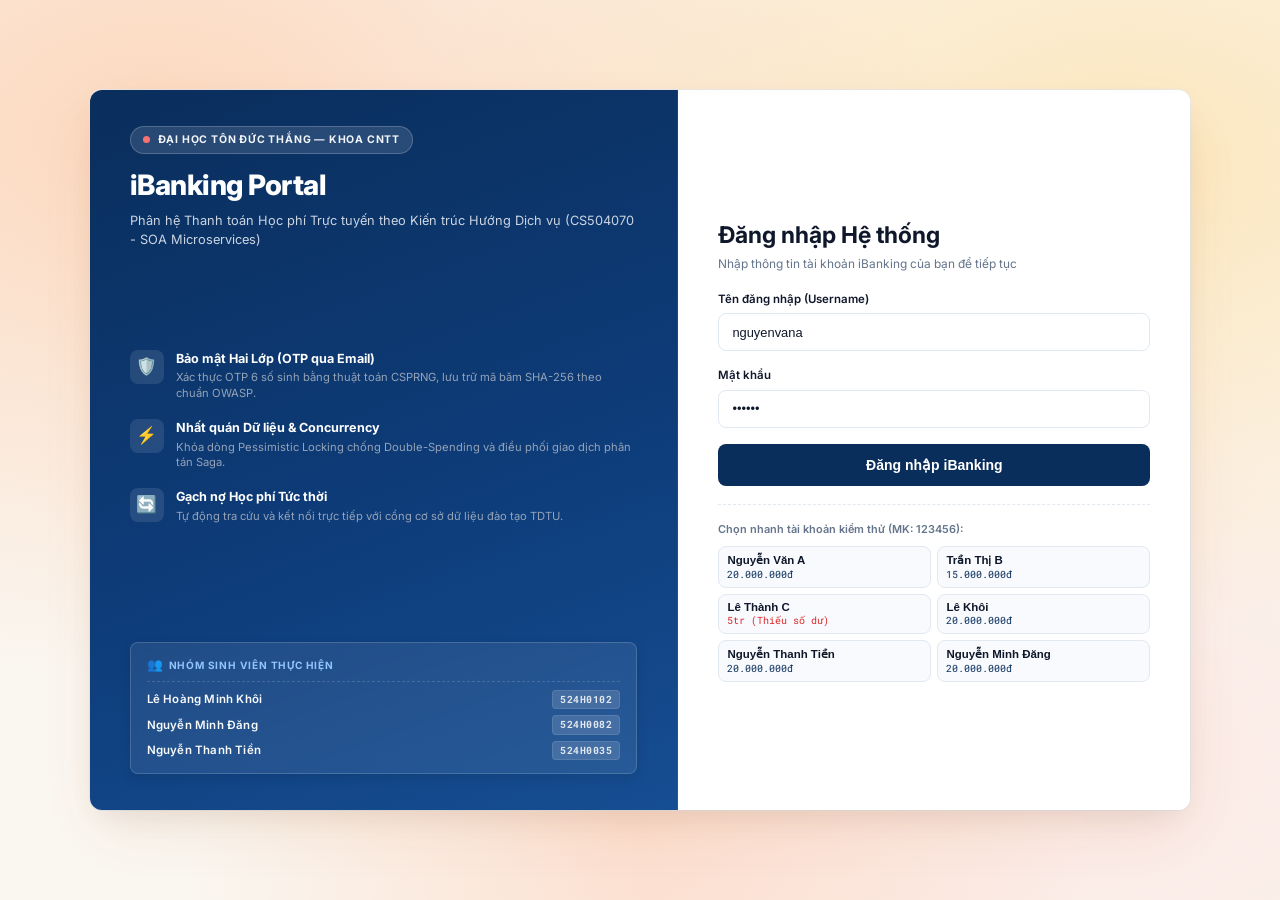
<file: src/frontend/index.html>
<!DOCTYPE html>
<html lang="vi">
<head>
    <meta charset="UTF-8">
    <meta name="viewport" content="width=device-width, initial-scale=1.0">
    <meta http-equiv="Cache-Control" content="no-cache, no-store, must-revalidate">
    <meta http-equiv="Pragma" content="no-cache">
    <meta http-equiv="Expires" content="0">
    <title>iBanking - Phân hệ Đóng học phí Sinh viên TDTU (SOA)</title>
    <!-- Google Fonts: Inter & Roboto Mono for Banking Figures -->
    <link rel="preconnect" href="https://fonts.googleapis.com">
    <link rel="preconnect" href="https://fonts.gstatic.com" crossorigin>
    <link href="https://fonts.googleapis.com/css2?family=Inter:wght@400;500;600;700;800&family=Roboto+Mono:wght@500;700&display=swap" rel="stylesheet">
    <link rel="stylesheet" href="style.css?v=10">
</head>
<body>
    <div id="app">
        <!-- TOP NOTIFICATION TOAST -->
        <div id="toast" class="toast hidden"></div>

        <!-- ========================================== -->
        <!-- SCREEN 1: LOGIN SCREEN (Enterprise Portal Style) -->
        <!-- ========================================== -->
        <div id="loginScreen" class="screen active">
            <div class="login-page">
                <div class="login-container">
                    
                    <!-- CỘT TRÁI: GIỚI THIỆU HỆ THỐNG & NHẬN DIỆN HỌC THUẬT -->
                    <div class="login-brand-panel">
                        <div class="brand-top">
                            <div class="academic-badge">
                                <span class="badge-dot"></span> ĐẠI HỌC TÔN ĐỨC THẮNG — KHOA CNTT
                            </div>
                            <h1 class="portal-title">iBanking Portal</h1>
                            <p class="portal-desc">Phân hệ Thanh toán Học phí Trực tuyến theo Kiến trúc Hướng Dịch vụ (CS504070 - SOA Microservices)</p>
                        </div>

                        <div class="portal-features">
                            <div class="feature-item">
                                <div class="feature-icon">🛡️</div>
                                <div class="feature-text">
                                    <strong>Bảo mật Hai Lớp (OTP qua Email)</strong>
                                    <span>Xác thực OTP 6 số sinh bằng thuật toán CSPRNG, lưu trữ mã băm SHA-256 theo chuẩn OWASP.</span>
                                </div>
                            </div>
                            <div class="feature-item">
                                <div class="feature-icon">⚡</div>
                                <div class="feature-text">
                                    <strong>Nhất quán Dữ liệu & Concurrency</strong>
                                    <span>Khóa dòng Pessimistic Locking chống Double-Spending và điều phối giao dịch phân tán Saga.</span>
                                </div>
                            </div>
                            <div class="feature-item">
                                <div class="feature-icon">🔄</div>
                                <div class="feature-text">
                                    <strong>Gạch nợ Học phí Tức thời</strong>
                                    <span>Tự động tra cứu và kết nối trực tiếp với cổng cơ sở dữ liệu đào tạo TDTU.</span>
                                </div>
                            </div>
                        </div>

                        <!-- KHỐI NHÓM SINH VIÊN THỰC HIỆN -->
                        <div class="team-credits-card">
                            <div class="credits-header">
                                <span class="credits-icon">👥</span>
                                <span class="credits-title">Nhóm sinh viên thực hiện</span>
                            </div>
                            <div class="credits-members">
                                <div class="credit-member">
                                    <span class="member-name">Lê Hoàng Minh Khôi</span>
                                    <span class="member-mssv">524H0102</span>
                                </div>
                                <div class="credit-member">
                                    <span class="member-name">Nguyễn Minh Đăng</span>
                                    <span class="member-mssv">524H0082</span>
                                </div>
                                <div class="credit-member">
                                    <span class="member-name">Nguyễn Thanh Tiền</span>
                                    <span class="member-mssv">524H0035</span>
                                </div>
                            </div>
                        </div>
                    </div>

                    <!-- CỘT PHẢI: FORM ĐĂNG NHẬP & TÀI KHOẢN MẪU -->
                    <div class="login-form-panel">
                        <div class="form-header">
                            <h2>Đăng nhập Hệ thống</h2>
                            <p>Nhập thông tin tài khoản iBanking của bạn để tiếp tục</p>
                        </div>

                        <form id="loginForm">
                            <div class="form-group">
                                <label for="loginUsername">Tên đăng nhập (Username)</label>
                                <input type="text" id="loginUsername" placeholder="Nhập username" required value="nguyenvana">
                            </div>

                            <div class="form-group">
                                <label for="loginPassword">Mật khẩu</label>
                                <input type="password" id="loginPassword" placeholder="Nhập mật khẩu" required value="123456">
                            </div>

                            <button type="submit" id="btnLogin" class="btn btn-primary btn-block btn-lg">
                                <span class="btn-text">Đăng nhập iBanking</span>
                                <span class="spinner hidden"></span>
                            </button>
                        </form>

                        <!-- TÀI KHOẢN MẪU KHỞI TẠO SẴN CHO HỘI ĐỒNG CHẤM -->
                        <div class="demo-accounts-box">
                            <div class="demo-box-header">
                                <span class="demo-label">Chọn nhanh tài khoản kiểm thử (MK: 123456):</span>
                            </div>
                            <div class="demo-chips-grid">
                                <button type="button" class="chip" onclick="quickFillUser('nguyenvana', '20.000.000đ')">
                                    <span class="chip-name">Nguyễn Văn A</span>
                                    <span class="chip-bal">20.000.000đ</span>
                                </button>
                                <button type="button" class="chip" onclick="quickFillUser('tranthib', '15.000.000đ')">
                                    <span class="chip-name">Trần Thị B</span>
                                    <span class="chip-bal">15.000.000đ</span>
                                </button>
                                <button type="button" class="chip chip-warn" onclick="quickFillUser('lethanhc', '5.000.000đ')">
                                    <span class="chip-name">Lê Thành C</span>
                                    <span class="chip-bal">5tr (Thiếu số dư)</span>
                                </button>
                                <button type="button" class="chip" onclick="quickFillUser('lekhoi3303', '20.000.000đ')">
                                    <span class="chip-name">Lê Khôi</span>
                                    <span class="chip-bal">20.000.000đ</span>
                                </button>
                                <button type="button" class="chip" onclick="quickFillUser('tienmobile2006', '20.000.000đ')">
                                    <span class="chip-name">Nguyễn Thanh Tiền</span>
                                    <span class="chip-bal">20.000.000đ</span>
                                </button>
                                <button type="button" class="chip" onclick="quickFillUser('mensieu123', '20.000.000đ')">
                                    <span class="chip-name">Nguyễn Minh Đăng</span>
                                    <span class="chip-bal">20.000.000đ</span>
                                </button>
                            </div>
                        </div>

                    </div>

                </div>
            </div>
        </div>

        <!-- ========================================== -->
        <!-- SCREEN 2: MAIN DASHBOARD -->
        <!-- ========================================== -->
        <div id="mainScreen" class="screen hidden">
            <!-- NAVBAR NGÂN HÀNG HỌC THUẬT -->
            <header class="navbar">
                <div class="nav-container">
                    <div class="nav-brand">
                        <div class="brand-logo-badge">
                            <span class="logo-txt">iBanking</span>
                        </div>
                        <div class="brand-meta">
                            <span class="brand-title">CỔNG THANH TOÁN HỌC PHÍ TRỰC TUYẾN</span>
                            <span class="brand-sub">Trường Đại học Tôn Đức Thắng • Đồ án Kiến trúc Hướng Dịch vụ (SOA)</span>
                        </div>
                    </div>

                    <div class="nav-user">
                        <div class="user-account-card">
                            <div class="avatar" id="userAvatar">A</div>
                            <div class="user-details">
                                <span class="user-name" id="navUserName">Nguyễn Văn A</span>
                                <div class="user-balance-row">
                                    <span class="balance-label">Số dư khả dụng:</span>
                                    <span class="balance-value" id="navUserBalance">20,000,000 VND</span>
                                </div>
                            </div>
                        </div>
                        <button id="btnLogout" class="btn btn-outline-danger btn-logout" title="Đăng xuất khỏi hệ thống">
                            <span class="logout-icon">⎋</span>
                            <span>Đăng xuất</span>
                        </button>
                    </div>
                </div>
            </header>

            <!-- SUB-HEADER / TAB NAVIGATION & STEPPER -->
            <section class="portal-subheader">
                <div class="subheader-container">
                    <div class="tabs-bar">
                        <button id="tabTuitionBtn" class="tab-btn active" onclick="switchTab('tuition')">
                            <span class="tab-icon">💳</span> Thanh toán học phí
                        </button>
                        <button id="tabHistoryBtn" class="tab-btn" onclick="switchTab('history')">
                            <span class="tab-icon">📜</span> Lịch sử giao dịch
                        </button>
                    </div>
                </div>
            </section>

            <!-- DASHBOARD CONTAINER -->
            <main class="main-content">

                <!-- TAB 1: THANH TOÁN HỌC PHÍ -->
                <div id="tuitionTab" class="tab-content active">
                    <div class="payment-layout">
                        
                        <!-- CỘT CHÍNH (TRÁI): THÔNG TIN NGƯỜI NỘP VÀ TRA CỨU HỌC PHÍ -->
                        <div class="payment-main-col">
                            
                            <!-- THÔNG TIN NGƯỜI NỘP TIỀN (READ-ONLY) -->
                            <div class="card card-section">
                                <div class="card-header">
                                    <div class="card-title-group">
                                        <h2>Thông tin Người nộp tiền</h2>
                                    </div>
                                    <span class="status-pill pill-auto">Trích xuất tự động từ tài khoản</span>
                                </div>
                                <div class="card-body">
                                    <div class="form-row-3">
                                        <div class="form-group">
                                            <label>Họ và tên người nộp:</label>
                                            <input type="text" id="payerName" readonly class="input-readonly">
                                        </div>
                                        <div class="form-group">
                                            <label>Số điện thoại:</label>
                                            <input type="text" id="payerPhone" readonly class="input-readonly">
                                        </div>
                                        <div class="form-group">
                                            <label>Email nhận mã OTP:</label>
                                            <input type="email" id="payerEmail" readonly class="input-readonly">
                                        </div>
                                    </div>
                                </div>
                            </div>

                            <!-- THÔNG TIN HỌC PHÍ (TRA CỨU MSSV) -->
                            <div class="card card-section mt-4">
                                <div class="card-header">
                                    <div class="card-title-group">
                                        <h2>Tra cứu Thông tin học phí sinh viên</h2>
                                    </div>
                                    <span class="status-pill pill-api">Cổng Đào tạo TDTU (Tuition Service)</span>
                                </div>
                                <div class="card-body">
                                    <div class="search-section">
                                        <label for="studentCodeInput" class="search-label">Mã số sinh viên (MSSV) cần nộp học phí:</label>
                                        <div class="search-bar-wrap">
                                            <input type="text" id="studentCodeInput" placeholder="Nhập MSSV (Ví dụ: 524H0001)" value="524H0001" autocomplete="off">
                                            <button id="btnSearchStudent" class="btn btn-primary btn-search" onclick="searchStudentTuition()">
                                                <span class="search-icon">🔍</span>
                                                <span>Tra cứu học phí</span>
                                            </button>
                                        </div>
                                    </div>

                                    <!-- KHU VỰC CHỌN NHANH MSSV MẪU -->
                                    <div class="quick-test-bar">
                                        <div class="test-bar-header">
                                            <span class="test-bar-title">Danh sách MSSV mẫu hỗ trợ kiểm thử:</span>
                                            <div class="legend-group">
                                                <span class="legend-dot dot-unpaid"></span> Chưa nộp
                                                <span class="legend-dot dot-paid ml-2"></span> Đã nộp
                                                <span class="legend-dot dot-excess ml-2"></span> Vượt số dư
                                            </div>
                                        </div>
                                        <div class="quick-students-chips">
                                            <button type="button" class="mini-chip chip-unpaid" onclick="quickFillStudent('524H0001')" title="Nguyễn Văn An - 15.000.000đ">524H0001 (15tr)</button>
                                            <button type="button" class="mini-chip chip-unpaid" onclick="quickFillStudent('524H0005')" title="Đỗ Gia Bảo - 14.000.000đ">524H0005 (14tr)</button>
                                            <button type="button" class="mini-chip chip-unpaid" onclick="quickFillStudent('524H0006')" title="Hoàng Thị Lan - 11.500.000đ">524H0006 (11.5tr)</button>
                                            <button type="button" class="mini-chip chip-unpaid" onclick="quickFillStudent('524H0007')" title="Vũ Đình Trọng - 16.000.000đ">524H0007 (16tr)</button>
                                            <button type="button" class="mini-chip chip-unpaid" onclick="quickFillStudent('524H0008')" title="Bùi Ngọc Ánh - 13.200.000đ">524H0008 (13.2tr)</button>
                                            <button type="button" class="mini-chip chip-unpaid" onclick="quickFillStudent('524H0009')" title="Phan Quốc Huy - 15.500.000đ">524H0009 (15.5tr)</button>
                                            <button type="button" class="mini-chip chip-unpaid" onclick="quickFillStudent('524H0010')" title="Nguyễn Thùy Trang - 9.800.000đ">524H0010 (9.8tr)</button>
                                            <button type="button" class="mini-chip chip-unpaid" onclick="quickFillStudent('524H0011')" title="Đặng Minh Khang - 8.500.000đ">524H0011 (8.5tr)</button>
                                            <button type="button" class="mini-chip chip-unpaid" onclick="quickFillStudent('524H0012')" title="Trịnh Mỹ Duyên - 12.500.000đ">524H0012 (12.5tr)</button>
                                            <button type="button" class="mini-chip chip-paid" onclick="quickFillStudent('524H0002')" title="Trần Thị Mai - Đã đóng học phí">524H0002 (Đã nộp)</button>
                                            <button type="button" class="mini-chip chip-excess" onclick="quickFillStudent('524H0003')" title="Lê Hoàng Nam - 50.000.000đ (Vượt số dư ví)">524H0003 (50tr)</button>
                                        </div>
                                    </div>

                                    <!-- BẢNG KẾT QUẢ TRA CỨU HỌC PHÍ -->
                                    <div id="tuitionResultArea" class="tuition-result-box mt-3 hidden">
                                        <div id="tuitionStatusBanner" class="status-banner"></div>
                                        
                                        <div class="invoice-table">
                                            <div class="invoice-row">
                                                <span class="inv-label">Mã số sinh viên:</span>
                                                <span class="inv-value font-mono" id="resStudentCode">-</span>
                                            </div>
                                            <div class="invoice-row">
                                                <span class="inv-label">Họ và tên sinh viên:</span>
                                                <span class="inv-value font-bold" id="resStudentName">-</span>
                                            </div>
                                            <div class="invoice-row">
                                                <span class="inv-label">Ngành học & Lớp sinh hoạt:</span>
                                                <span class="inv-value" id="resStudentClass">-</span>
                                            </div>
                                            <div class="invoice-row">
                                                <span class="inv-label">Học kỳ đào tạo:</span>
                                                <span class="inv-value" id="resSemester">-</span>
                                            </div>
                                            <div class="invoice-row highlight-row">
                                                <span class="inv-label">Học phí cần thanh toán:</span>
                                                <span class="inv-value text-primary font-bold text-xl font-mono" id="resAmount">0 VND</span>
                                            </div>
                                        </div>

                                        <div class="policy-callout">
                                            <span class="policy-icon">ℹ️</span>
                                            <span><strong>Quy định gạch nợ:</strong> Hệ thống chỉ tiếp nhận thanh toán toàn bộ khoản học phí trong kỳ, không hỗ trợ thanh toán từng phần.</span>
                                        </div>
                                    </div>

                                </div>
                            </div>
                        </div>

                        <!-- CỘT THANH TOÁN (PHẢI): TÓM TẮT TÀI CHÍNH, ĐIỀU KHOẢN VÀ NÚT XÁC NHẬN -->
                        <div class="payment-sidebar-col">
                            <div class="card card-section sticky-sidebar">
                                <div class="card-header">
                                    <div class="card-title-group">
                                        <h2>Thông tin Thanh toán</h2>
                                    </div>
                                </div>
                                <div class="card-body">
                                    
                                    <!-- THẺ SỐ DƯ & BIẾN ĐỘNG TÀI CHÍNH -->
                                    <div class="financial-card">
                                        <div class="fin-row">
                                            <span class="fin-label">Số dư khả dụng hiện tại:</span>
                                            <span class="fin-val font-mono" id="boxUserBalance">0 VND</span>
                                        </div>
                                        <div class="fin-row">
                                            <span class="fin-label">Số tiền học phí phải nộp:</span>
                                            <span class="fin-val text-danger font-mono font-bold" id="boxTuitionAmount">0 VND</span>
                                        </div>
                                        <div class="fin-divider"></div>
                                        <div class="fin-row total-row">
                                            <span class="fin-label">Số dư dự kiến sau nộp:</span>
                                            <span class="fin-val font-mono font-bold text-success text-lg" id="boxRemainingBalance">0 VND</span>
                                        </div>
                                    </div>

                                    <!-- CẢNH BÁO SỐ DƯ KHÔNG ĐỦ -->
                                    <div id="insufficientBalanceAlert" class="alert-box alert-danger hidden mt-3">
                                        <div class="alert-icon">⚠️</div>
                                        <div class="alert-text">
                                            <strong>Số dư không đủ:</strong>
                                            <span>Số dư ví khả dụng nhỏ hơn số tiền học phí cần nộp. Giao dịch không thể thực hiện.</span>
                                        </div>
                                    </div>

                                    <!-- CẢNH BÁO TẠM KHÓA GIAO DỊCH -->
                                    <div id="cannotPayAlert" class="alert-box alert-warning hidden mt-3">
                                        <div class="alert-icon">⏳</div>
                                        <div class="alert-text">
                                            <strong>Tạm thời không thể giao dịch:</strong>
                                            <span id="cannotPayAlertText">Khoản học phí này hiện tạm thời không thể thực hiện giao dịch.</span>
                                        </div>
                                    </div>

                                    <!-- THỎA THUẬN VÀ ĐIỀU KHOẢN HỆ THỐNG -->
                                    <div class="terms-card mt-3">
                                        <label class="terms-checkbox-wrap">
                                            <input type="checkbox" id="agreeTermsCheckbox">
                                            <span class="terms-label-text">
                                                Tôi xác nhận thông tin đã kiểm tra là chính xác và đồng ý với 
                                                <a href="#terms" onclick="showTermsModal(event)" class="terms-link">Thỏa thuận & Điều khoản thanh toán học phí qua iBanking</a>.
                                            </span>
                                        </label>
                                    </div>

                                    <!-- NÚT XÁC NHẬN GIAO DỊCH -->
                                    <div class="action-submit-wrap mt-4">
                                        <button id="btnConfirmInitiate" class="btn btn-block btn-payment" disabled onclick="initiatePayment()">
                                            Vui lòng tra cứu học phí
                                        </button>
                                        <p class="submit-note text-center">
                                            Nút xác nhận chỉ kích hoạt khi thông tin học phí hợp lệ, số dư khả dụng đủ và đã đồng ý điều khoản.
                                        </p>
                                    </div>

                                    <!-- SECURITY BADGE -->
                                    <div class="security-guarantee-badge">
                                        <span class="sec-icon">🔒</span>
                                        <span>Giao dịch được mã hóa và bảo vệ bằng khóa hàng Row-level Locking & Saga Rollback</span>
                                    </div>

                                </div>
                            </div>
                        </div>

                    </div>
                </div>

                <!-- TAB 2: LỊCH SỬ GIAO DỊCH -->
                <div id="historyTab" class="tab-content hidden">
                    <div class="card card-section">
                        <div class="card-header flex-between">
                            <div class="card-title-group">
                                <h2>Sổ Nhật ký Giao dịch Đóng học phí</h2>
                            </div>
                            <button class="btn btn-outline-primary btn-sm" onclick="loadTransactionHistory()">
                                <span>↻</span> Làm mới dữ liệu
                            </button>
                        </div>
                        <div class="card-body">
                            <div class="table-responsive">
                                <table class="table-corporate" id="historyTable">
                                    <thead>
                                        <tr>
                                            <th>Thời gian giao dịch</th>
                                            <th>Mã giao dịch (TxID)</th>
                                            <th>MSSV</th>
                                            <th>Họ tên sinh viên</th>
                                            <th>Học kỳ</th>
                                            <th>Số tiền đã nộp</th>
                                            <th>Trạng thái</th>
                                        </tr>
                                    </thead>
                                    <tbody id="historyTableBody">
                                        <tr>
                                            <td colspan="7" class="text-center text-muted py-4">Đang tải lịch sử giao dịch từ Payment Service...</td>
                                        </tr>
                                    </tbody>
                                </table>
                            </div>
                        </div>
                    </div>
                </div>

            </main>

            <!-- ACADEMIC DASHBOARD FOOTER -->
            <footer class="dashboard-footer">
                <div class="footer-container">
                    <span class="footer-copy">© 2026 iBanking TDTU — Đồ án Kiến Trúc Hướng Dịch Vụ (CS504070)</span>
                    <span class="footer-team">
                        Nhóm sinh viên: <strong>Lê Hoàng Minh Khôi</strong> (524H0102) • <strong>Nguyễn Minh Đăng</strong> (524H0082) • <strong>Nguyễn Thanh Tiền</strong> (524H0035)
                    </span>
                </div>
            </footer>
        </div>

        <!-- ========================================== -->
        <!-- MODAL: NHẬP MÃ XÁC THỰC OTP -->
        <!-- ========================================== -->
        <div id="otpModal" class="modal-overlay hidden">
            <div class="modal-card modal-otp">
                <div class="modal-header">
                    <div class="modal-header-title">
                        <span class="modal-icon">🔐</span>
                        <h3>Xác thực Giao dịch bằng mã OTP</h3>
                    </div>
                    <button class="close-btn" onclick="cancelOtpModal()">&times;</button>
                </div>
                <div class="modal-body text-center">
                    <p class="otp-dest-text">
                        Hệ thống đã gửi mã xác thực giao dịch một lần đến địa chỉ email:
                        <br><strong id="otpEmail" class="otp-highlight-email"></strong>
                    </p>

                    <!-- ĐỒNG HỒ ĐẾM NGƯỢC 5 PHÚT -->
                    <div class="timer-badge">
                        <span class="timer-icon">⏳</span>
                        <span class="timer-label">Thời hạn hiệu lực:</span>
                        <span class="timer-clock font-mono" id="otpTimer">05:00</span>
                    </div>

                    <!-- Ô NHẬP OTP 6 CHỮ SỐ -->
                    <div class="otp-field-wrapper">
                        <input type="text" id="otpCodeInput" maxlength="6" placeholder="------" autocomplete="one-time-code" autofocus>
                    </div>
                    <p class="otp-note">Mã OTP gồm 6 chữ số sinh bằng CSPRNG và chỉ được sử dụng đúng 1 lần.</p>

                    <!-- HƯỚNG DẪN NHẬN MÃ OTP MAILPIT / GMAIL -->
                    <div class="mail-hint-box">
                        <div class="mail-hint-icon">✉️</div>
                        <div class="mail-hint-text">
                            <strong>Kiểm tra hòm thư nhận mã OTP:</strong>
                            <span>Trong môi trường kiểm thử đồ án, mã OTP được chuyển trực tiếp vào Mailpit tại <a href="http://localhost:8025" target="_blank" class="mailpit-link">http://localhost:8025</a>.</span>
                        </div>
                    </div>

                    <div id="otpErrorAlert" class="alert-box alert-danger hidden mt-3"></div>
                </div>
                <div class="modal-footer">
                    <button class="btn btn-secondary" onclick="cancelOtpModal()">Hủy giao dịch</button>
                    <button id="btnRetryPayment" class="btn btn-warning hidden" onclick="retryPayment()">Tạo lại giao dịch mới</button>
                    <button id="btnSubmitOtp" class="btn btn-primary" onclick="submitOtpConfirm()">
                        <span class="btn-text">Xác nhận thanh toán</span>
                        <span class="spinner hidden"></span>
                    </button>
                </div>
            </div>
        </div>

        <!-- ========================================== -->
        <!-- MODAL: KẾT QUẢ GIAO DỊCH (BIÊN LAI ĐIỆN TỬ) -->
        <!-- ========================================== -->
        <div id="receiptModal" class="modal-overlay hidden">
            <div class="modal-card receipt-card">
                <div class="receipt-header">
                    <div class="receipt-stamp">✓</div>
                    <h2 id="receiptTitle">Thanh toán học phí thành công!</h2>
                    <p id="receiptSubtitle" class="receipt-subtitle">Khoản nợ học phí đã được gạch nợ thành công tại Cổng Đào tạo TDTU.</p>
                </div>

                <div class="receipt-body">
                    <div class="receipt-details" id="receiptDetailsBody">
                        <!-- Dữ liệu hóa đơn sẽ được render từ app.js -->
                    </div>
                </div>

                <div class="modal-footer text-center">
                    <button class="btn btn-primary btn-block btn-lg" onclick="closeReceiptModal()">
                        Hoàn tất & Tiếp tục phiên làm việc
                    </button>
                </div>
            </div>
        </div>

        <!-- ========================================== -->
        <!-- MODAL: ĐIỀU KHOẢN VÀ THỎA THUẬN -->
        <!-- ========================================== -->
        <div id="termsModal" class="modal-overlay hidden">
            <div class="modal-card modal-terms">
                <div class="modal-header">
                    <h3>Thỏa thuận & Điều khoản thanh toán học phí</h3>
                    <button class="close-btn" onclick="closeTermsModal()">&times;</button>
                </div>
                <div class="modal-body terms-content">
                    <p><strong>1. Thẩm quyền thanh toán:</strong> Người nộp tiền xác nhận tự nguyện sử dụng số dư khả dụng trong tài khoản iBanking để thanh toán học phí cho sinh viên Trường Đại học Tôn Đức Thắng (TDTU).</p>
                    <p><strong>2. Nguyên tắc thanh toán toàn bộ:</strong> Giao dịch chỉ được thực hiện khi thanh toán toàn bộ khoản học phí của học kỳ. Hệ thống không tiếp nhận thanh toán từng phần.</p>
                    <p><strong>3. Xác thực an toàn OTP:</strong> Mỗi giao dịch bắt buộc được xác thực bằng mã OTP một lần gửi về email đã đăng ký. Mã OTP có hiệu lực tối đa 5 phút và chỉ được dùng thành công 1 lần duy nhất.</p>
                    <p><strong>4. Tính bất biến sau gạch nợ:</strong> Sau khi hệ thống gạch nợ thành công, thông tin giao dịch sẽ được ghi nhận vào cơ sở dữ liệu đào tạo và không thể tự ý hủy trừ khi có quyết định bằng văn bản từ Phòng Kế hoạch Tài chính trường.</p>
                </div>
                <div class="modal-footer">
                    <button class="btn btn-primary" onclick="closeTermsModal()">Tôi đã hiểu và đồng ý</button>
                </div>
            </div>
        </div>

    </div>

    <!-- SCRIPT CHÍNH -->
    <script src="app.js?v=10"></script>
</body>
</html>
</file>
<file: src/frontend/style.css>
/* ========================================================
   iBanking Corporate & Academic Design System
   Môn học: Kiến Trúc Hướng Dịch Vụ (CS504070 - SOA, TDTU)
   Đặc tả: Giao diện Cổng Ngân hàng & Đào tạo TDTU Chuyên nghiệp
   Tối ưu: Fluid Adaptive Layout, Viewport Fit & Tự động phản ứng theo Zoom
   ======================================================== */

:root {
    /* Brand Colors (Bảng màu Nhận diện Ngân hàng & TDTU) */
    --brand-primary: #0A2E5C;        /* Navy Ngân hàng đậm uy tín */
    --brand-primary-hover: #0E3D7B;  /* Navy sáng khi hover */
    --brand-primary-light: #EBF3FC;  /* Nền xanh nhạt ngân hàng */
    --brand-accent-tdtu: #C1272D;    /* Đỏ nhận diện Đại học Tôn Đức Thắng */
    --brand-accent-gold: #D97706;    /* Vàng cam ngân hàng */

    /* Trạng thái giao dịch */
    --state-success: #059669;        /* Xanh ngọc thanh toán thành công */
    --state-success-hover: #047857;
    --state-success-light: #ECFDF5;
    --state-success-border: #A7F3D0;

    --state-danger: #DC2626;         /* Đỏ cảnh báo nợ/thiếu số dư */
    --state-danger-light: #FEF2F2;
    --state-danger-border: #FECACA;

    --state-warning: #B45309;        /* Vàng hổ phách chưa thanh toán */
    --state-warning-light: #FFFBEB;
    --state-warning-border: #FDE68A;

    /* Nền & Viền (Light Theme ấm sáng tương phản cao phục vụ trình chiếu) */
    --bg-page: #FAF6F0;              /* Nền kem ấm sáng hiện đại, dịu mắt */
    --bg-card: #FFFFFF;              /* Trắng tinh khiết cho thẻ thông tin */
    --bg-subtle: #FDFBF7;            /* Nền thứ cấp ấm nhẹ */
    --border-color: #E2E8F0;         /* Viền xám mỏng chuẩn ngân hàng */
    --border-focus: #0A2E5C;         /* Viền khi focus */

    /* Typography Color Hierarchy */
    --text-heading: #0F172A;         /* Chữ tiêu đề đen đậm tương phản cao */
    --text-body: #1E293B;            /* Chữ nội dung dễ đọc */
    --text-muted: #64748B;           /* Chữ phụ chú */
    --text-light: #94A3B8;

    /* Spacing & Borders */
    --radius-sm: 4px;
    --radius-md: 8px;                /* Bo góc chuẩn mực doanh nghiệp */
    --radius-lg: 12px;
    --radius-pill: 999px;

    /* Elevations & Shadows */
    --shadow-card: 0 4px 16px -2px rgba(15, 23, 42, 0.06), 0 2px 6px -1px rgba(15, 23, 42, 0.03);
    --shadow-hover: 0 8px 24px -4px rgba(15, 23, 42, 0.1);
    --shadow-modal: 0 24px 48px -12px rgba(10, 46, 92, 0.25);
}

/* ========================================================
   RESET & GLOBAL BASE
   ======================================================== */
*, *::before, *::after {
    box-sizing: border-box;
    margin: 0;
    padding: 0;
}

html {
    font-size: clamp(14px, 0.95vw, 16px); /* Phản ứng linh hoạt theo zoom và độ rộng màn hình */
    scroll-behavior: smooth;
}

body {
    font-family: 'Inter', -apple-system, BlinkMacSystemFont, "Segoe UI", Roboto, sans-serif;
    background-color: #FAF6F0;
    background-image: 
        radial-gradient(at 12% 15%, rgba(255, 179, 128, 0.35) 0px, transparent 50%),
        radial-gradient(at 88% 18%, rgba(254, 215, 138, 0.38) 0px, transparent 45%),
        radial-gradient(at 50% 92%, rgba(255, 192, 160, 0.3) 0px, transparent 50%),
        radial-gradient(at 85% 85%, rgba(254, 202, 202, 0.22) 0px, transparent 40%);
    background-attachment: fixed;
    color: var(--text-body);
    line-height: 1.5;
    -webkit-font-smoothing: antialiased;
    min-height: 100vh;
}

/* Font Monospace cho tiền tệ và số liệu tài chính */
.font-mono, #navUserBalance, .balance-value, .inv-value.font-mono, 
.fin-val.font-mono, #otpCodeInput, .timer-clock, .info-val {
    font-family: 'Roboto Mono', monospace, Consolas, monospace !important;
}

/* Utility Helpers */
.hidden { display: none !important; }
.text-center { text-align: center; }
.text-primary { color: var(--brand-primary) !important; }
.text-success { color: var(--state-success) !important; }
.text-danger { color: var(--state-danger) !important; }
.text-muted { color: var(--text-muted) !important; }
.font-bold { font-weight: 700 !important; }
.font-semibold { font-weight: 600 !important; }
.text-sm { font-size: 0.85rem !important; }
.text-xs { font-size: 0.78rem !important; }
.text-lg { font-size: 1.15rem !important; }
.text-xl { font-size: 1.35rem !important; }
.mt-2 { margin-top: 0.4rem; }
.mt-3 { margin-top: 0.75rem; }
.mt-4 { margin-top: 1.1rem; }
.ml-2 { margin-left: 0.5rem; }
.flex-between { display: flex; justify-content: space-between; align-items: center; }

/* TOAST NOTIFICATION */
.toast {
    position: fixed;
    top: 20px;
    right: 20px;
    background: #0F172A;
    color: #FFFFFF;
    padding: 12px 20px;
    border-radius: var(--radius-md);
    box-shadow: 0 10px 25px rgba(0,0,0,0.2);
    z-index: 10000;
    font-size: 0.92rem;
    font-weight: 500;
    border-left: 5px solid var(--brand-primary);
    animation: toastSlideIn 0.3s cubic-bezier(0.16, 1, 0.3, 1);
}
.toast.success { background: #064E3B; border-left-color: #34D399; }
.toast.error { background: #7F1D1D; border-left-color: #F87171; }
.toast.info { background: #0F172A; border-left-color: #38BDF8; }

@keyframes toastSlideIn {
    from { transform: translateX(100%); opacity: 0; }
    to { transform: translateX(0); opacity: 1; }
}

/* ========================================================
   SCREEN 1: LOGIN (Fluid Adaptive & Viewport Fit Layout)
   Tối ưu: Vừa vặn 1 màn hình ở 100%, tự mở rộng khi zoom out 80%
   ======================================================== */
.login-page {
    min-height: 100vh;
    display: flex;
    align-items: center;
    justify-content: center;
    padding: clamp(12px, 2vh, 28px) clamp(16px, 3vw, 36px);
    background-color: #FAF6F0;
    background-image: 
        radial-gradient(at 12% 15%, rgba(255, 179, 128, 0.45) 0px, transparent 50%),
        radial-gradient(at 88% 18%, rgba(254, 215, 138, 0.5) 0px, transparent 45%),
        radial-gradient(at 50% 92%, rgba(255, 192, 160, 0.4) 0px, transparent 50%),
        radial-gradient(at 85% 85%, rgba(254, 202, 202, 0.3) 0px, transparent 40%);
    background-attachment: fixed;
}

.login-container {
    width: clamp(740px, 86vw, 1360px); /* Tự động nở rộng theo màn hình khi zoom out, không bị kẹt ở kích thước hẹp */
    min-height: clamp(480px, 80vh, 720px);
    max-height: 94vh;
    display: grid;
    grid-template-columns: 1.15fr 1fr;
    background: var(--bg-card);
    border-radius: var(--radius-lg);
    overflow: hidden;
    box-shadow: 
        0 25px 60px -15px rgba(180, 83, 9, 0.12),
        0 12px 30px -8px rgba(15, 23, 42, 0.08),
        0 0 0 1px rgba(226, 232, 240, 0.7);
}

/* Panel Trái: Nhận diện & Giới thiệu học thuật */
.login-brand-panel {
    background: linear-gradient(160deg, #0A2E5C 0%, #0E3D7B 60%, #164E93 100%);
    color: #FFFFFF;
    padding: clamp(24px, 4vh, 42px) clamp(24px, 3.5vw, 40px);
    display: flex;
    flex-direction: column;
    justify-content: space-between;
    position: relative;
    border-right: 1px solid rgba(255, 255, 255, 0.1);
}

.academic-badge {
    display: inline-flex;
    align-items: center;
    gap: 8px;
    background: rgba(255, 255, 255, 0.12);
    border: 1px solid rgba(255, 255, 255, 0.2);
    padding: 5px 12px;
    border-radius: var(--radius-pill);
    font-size: 0.75rem;
    font-weight: 700;
    letter-spacing: 0.8px;
    text-transform: uppercase;
    color: #F1F5F9;
}
.badge-dot {
    width: 7px;
    height: 7px;
    border-radius: 50%;
    background: #F87171;
}

.portal-title {
    font-size: clamp(1.6rem, 2.2vw, 2.1rem);
    font-weight: 800;
    margin-top: 10px;
    letter-spacing: -0.5px;
    color: #FFFFFF;
}

.portal-desc {
    font-size: clamp(0.85rem, 1vw, 0.95rem);
    color: #CBD5E1;
    margin-top: 6px;
    line-height: 1.45;
}

.portal-features {
    margin: clamp(16px, 2.8vh, 32px) 0;
    display: flex;
    flex-direction: column;
    gap: clamp(12px, 2vh, 18px);
}

.feature-item {
    display: flex;
    align-items: flex-start;
    gap: 12px;
}

.feature-icon {
    font-size: 1.2rem;
    background: rgba(255, 255, 255, 0.1);
    width: 34px;
    height: 34px;
    border-radius: var(--radius-md);
    display: flex;
    align-items: center;
    justify-content: center;
    flex-shrink: 0;
}

.feature-text strong {
    display: block;
    font-size: 0.9rem;
    color: #FFFFFF;
    margin-bottom: 2px;
}

.feature-text span {
    font-size: 0.8rem;
    color: #94A3B8;
    line-height: 1.35;
    display: block;
}

/* Khối Nhóm sinh viên thực hiện (Login Brand Panel) */
.team-credits-card {
    background: rgba(255, 255, 255, 0.08);
    border: 1px solid rgba(255, 255, 255, 0.16);
    border-radius: var(--radius-md);
    padding: clamp(10px, 1.4vh, 14px) clamp(12px, 1.4vw, 16px);
    margin-top: clamp(14px, 2vh, 20px);
    backdrop-filter: blur(6px);
    box-shadow: 0 4px 12px rgba(0, 0, 0, 0.1);
}

.credits-header {
    display: flex;
    align-items: center;
    gap: 6px;
    margin-bottom: 8px;
    padding-bottom: 6px;
    border-bottom: 1px dashed rgba(255, 255, 255, 0.15);
}

.credits-icon {
    font-size: 0.9rem;
}

.credits-title {
    font-size: 0.72rem;
    font-weight: 700;
    letter-spacing: 0.8px;
    text-transform: uppercase;
    color: #93C5FD;
}

.credits-members {
    display: flex;
    flex-direction: column;
    gap: 6px;
}

.credit-member {
    display: flex;
    justify-content: space-between;
    align-items: center;
    font-size: 0.82rem;
}

.credit-member .member-name {
    color: #F8FAFC;
    font-weight: 600;
    letter-spacing: 0.2px;
}

.credit-member .member-mssv {
    font-family: 'Roboto Mono', monospace;
    font-size: 0.74rem;
    font-weight: 700;
    color: #E2E8F0;
    background: rgba(255, 255, 255, 0.14);
    border: 1px solid rgba(255, 255, 255, 0.1);
    padding: 1px 7px;
    border-radius: var(--radius-sm);
    letter-spacing: 0.5px;
}

/* Panel Phải: Form đăng nhập & Demo accounts */
.login-form-panel {
    padding: clamp(24px, 4vh, 42px) clamp(24px, 3.5vw, 40px);
    display: flex;
    flex-direction: column;
    justify-content: center;
    background: #FFFFFF;
    overflow-y: auto;
}

.form-header {
    margin-bottom: clamp(14px, 2vh, 22px);
}

.form-header h2 {
    font-size: clamp(1.35rem, 1.8vw, 1.65rem);
    font-weight: 700;
    color: var(--text-heading);
}

.form-header p {
    color: var(--text-muted);
    font-size: 0.85rem;
    margin-top: 2px;
}

.form-group {
    margin-bottom: clamp(10px, 1.8vh, 16px);
}

.form-group label {
    display: block;
    font-size: 0.82rem;
    font-weight: 600;
    color: var(--text-heading);
    margin-bottom: 5px;
}

input[type="text"],
input[type="password"],
input[type="email"],
input[type="number"] {
    width: 100%;
    padding: clamp(9px, 1.2vh, 12px) 13px;
    border: 1.5px solid var(--border-color);
    border-radius: var(--radius-md);
    font-size: 0.92rem;
    color: var(--text-heading);
    background: #FFFFFF;
    transition: border-color 0.15s ease, box-shadow 0.15s ease;
}

input:focus {
    outline: none;
    border-color: var(--brand-primary);
    box-shadow: 0 0 0 3px rgba(10, 46, 92, 0.12);
}

.input-readonly {
    background-color: #F1F5F9 !important;
    border-color: #CBD5E1 !important;
    color: #334155 !important;
    font-weight: 500;
    cursor: default;
}

/* Nút bấm (Buttons) */
.btn {
    display: inline-flex;
    align-items: center;
    justify-content: center;
    gap: 8px;
    padding: clamp(9px, 1.3vh, 12px) 18px;
    font-weight: 600;
    font-size: 0.92rem;
    border-radius: var(--radius-md);
    border: none;
    cursor: pointer;
    transition: all 0.15s ease;
    text-decoration: none;
}

.btn-primary {
    background-color: var(--brand-primary);
    color: #FFFFFF;
}
.btn-primary:hover:not(:disabled) {
    background-color: var(--brand-primary-hover);
    box-shadow: 0 4px 12px rgba(10, 46, 92, 0.25);
}

.btn-secondary {
    background-color: #E2E8F0;
    color: #1E293B;
}
.btn-secondary:hover { background-color: #CBD5E1; }

.btn-success {
    background-color: var(--state-success);
    color: #FFFFFF;
}
.btn-success:hover:not(:disabled) { background-color: var(--state-success-hover); }

.btn-warning {
    background-color: var(--brand-accent-gold);
    color: #FFFFFF;
}
.btn-warning:hover { background-color: #B45309; }

.btn-outline-danger {
    background-color: transparent;
    color: var(--state-danger);
    border: 1.5px solid #FCA5A5;
}
.btn-outline-danger:hover {
    background-color: var(--state-danger-light);
    border-color: var(--state-danger);
}

.btn-outline-primary {
    background-color: transparent;
    color: var(--brand-primary);
    border: 1.5px solid #CBD5E1;
}
.btn-outline-primary:hover {
    background-color: var(--brand-primary-light);
    border-color: var(--brand-primary);
}

.btn-block { width: 100%; }
.btn-lg { padding: clamp(10px, 1.5vh, 13px) 22px; font-size: 1rem; }
.btn-sm { padding: 5px 12px; font-size: 0.82rem; }

.btn:disabled {
    background-color: #E2E8F0 !important;
    color: #64748B !important;
    border: 1.5px solid #CBD5E1 !important;
    cursor: not-allowed !important;
    opacity: 1 !important;
    box-shadow: none !important;
    transform: none !important;
    animation: none !important;
}

.btn-payment {
    padding: clamp(12px, 1.8vh, 16px) 24px;
    font-size: 1.05rem;
    font-weight: 700;
    letter-spacing: 0.3px;
    border-radius: var(--radius-md);
    transition: all 0.25s ease-in-out;
}

.btn-payment:disabled,
#btnConfirmInitiate:disabled {
    background-color: #E2E8F0 !important;
    color: #64748B !important;
    border: 1.5px solid #CBD5E1 !important;
    cursor: not-allowed !important;
    opacity: 1 !important;
    box-shadow: none !important;
    transform: none !important;
    animation: none !important;
    letter-spacing: 0.2px;
}

.btn-payment:not(:disabled),
#btnConfirmInitiate:not(:disabled) {
    background: linear-gradient(135deg, #059669 0%, #047857 100%) !important;
    color: #FFFFFF !important;
    border: 1px solid #047857 !important;
    cursor: pointer !important;
    box-shadow: 0 4px 14px rgba(5, 150, 105, 0.35) !important;
}

.btn-payment:not(:disabled):hover,
#btnConfirmInitiate:not(:disabled):hover {
    background: #047857 !important;
    transform: translateY(-1px);
    box-shadow: 0 6px 18px rgba(5, 150, 105, 0.45) !important;
}

.btn-payment:not(:disabled):active,
#btnConfirmInitiate:not(:disabled):active {
    transform: translateY(0);
}

.btn-ready {
    background: linear-gradient(135deg, #059669 0%, #047857 100%) !important;
    color: #FFFFFF !important;
    border: 1px solid #047857 !important;
    box-shadow: 0 4px 15px rgba(5, 150, 105, 0.4) !important;
    animation: pulseBank 1.4s infinite alternate ease-in-out;
}

@keyframes pulseBank {
    0% { transform: translateY(0); box-shadow: 0 4px 12px rgba(5, 150, 105, 0.3); }
    100% { transform: translateY(-1px); box-shadow: 0 6px 20px rgba(5, 150, 105, 0.55); }
}

.spinner {
    display: inline-block;
    width: 16px;
    height: 16px;
    border: 2px solid rgba(255, 255, 255, 0.3);
    border-top-color: #FFFFFF;
    border-radius: 50%;
    animation: spin 0.8s linear infinite;
}

@keyframes spin {
    to { transform: rotate(360deg); }
}

/* Demo accounts hỗ trợ hội đồng chấm bài */
.demo-accounts-box {
    margin-top: clamp(14px, 2vh, 22px);
    padding-top: clamp(12px, 1.8vh, 18px);
    border-top: 1px dashed var(--border-color);
}

.demo-box-header {
    display: flex;
    align-items: center;
    gap: 8px;
    margin-bottom: 8px;
}

.demo-tag {
    background: #EFF6FF;
    color: var(--brand-primary);
    border: 1px solid #BFDBFE;
    font-size: 0.68rem;
    font-weight: 700;
    padding: 2px 6px;
    border-radius: var(--radius-sm);
    letter-spacing: 0.5px;
}

.demo-label {
    font-size: 0.78rem;
    font-weight: 600;
    color: var(--text-muted);
}

.demo-chips-grid {
    display: grid;
    grid-template-columns: repeat(2, 1fr);
    gap: 6px;
}

.chip {
    background: #F8FAFD;
    border: 1px solid var(--border-color);
    padding: 6px 8px;
    border-radius: var(--radius-md);
    text-align: left;
    cursor: pointer;
    transition: all 0.15s ease;
    display: flex;
    flex-direction: column;
}
.chip:hover {
    background: var(--brand-primary-light);
    border-color: var(--brand-primary);
    transform: translateY(-1px);
}
.chip-name {
    font-size: 0.82rem;
    font-weight: 600;
    color: var(--text-heading);
}
.chip-bal {
    font-size: 0.72rem;
    color: var(--brand-primary);
    font-family: 'Roboto Mono', monospace;
}
.chip.chip-warn .chip-bal {
    color: var(--state-danger);
}

/* ========================================================
   SCREEN 2: NAVBAR & DASHBOARD LAYOUT (Fluid Zoom Adaptive)
   Tự động chiếm 95vw và mở rộng cân đối khi zoom out 80%
   ======================================================== */
.navbar {
    background: #0A2E5C;
    border-bottom: 2px solid #061B38;
    color: #FFFFFF;
    padding: 10px 0;
    box-shadow: 0 2px 10px rgba(0, 0, 0, 0.1);
    position: sticky;
    top: 0;
    z-index: 100;
}

.nav-container {
    width: min(95vw, 1680px); /* Nở rộng theo tỷ lệ màn hình khi zoom out */
    margin: 0 auto;
    display: flex;
    justify-content: space-between;
    align-items: center;
}

.nav-brand {
    display: flex;
    align-items: center;
    gap: 12px;
}

.brand-logo-badge {
    background: #FFFFFF;
    color: #0A2E5C;
    padding: 5px 12px;
    border-radius: var(--radius-md);
    font-weight: 800;
    font-size: 1.1rem;
    letter-spacing: -0.3px;
    box-shadow: 0 2px 6px rgba(0,0,0,0.15);
}

.brand-meta {
    display: flex;
    flex-direction: column;
}

.brand-title {
    font-size: 0.9rem;
    font-weight: 700;
    letter-spacing: 0.5px;
    color: #FFFFFF;
}

.brand-sub {
    font-size: 0.72rem;
    color: #94A3B8;
}

.nav-user {
    display: flex;
    align-items: center;
    gap: 14px;
}

.user-account-card {
    display: flex;
    align-items: center;
    gap: 10px;
    background: rgba(255, 255, 255, 0.08);
    border: 1px solid rgba(255, 255, 255, 0.15);
    padding: 5px 14px 5px 8px;
    border-radius: var(--radius-pill);
}

.avatar {
    width: 32px;
    height: 32px;
    border-radius: 50%;
    background: #0E3D7B;
    border: 2px solid #38BDF8;
    color: #FFFFFF;
    display: flex;
    align-items: center;
    justify-content: center;
    font-weight: 700;
    font-size: 0.9rem;
}

.user-details {
    display: flex;
    flex-direction: column;
}

.user-name {
    font-size: 0.85rem;
    font-weight: 700;
    color: #FFFFFF;
    line-height: 1.2;
}

.user-balance-row {
    display: flex;
    align-items: center;
    gap: 5px;
    font-size: 0.76rem;
}

.balance-label {
    color: #94A3B8;
}

.balance-value {
    color: #38BDF8;
    font-weight: 700;
    font-size: 0.82rem;
}

.btn-logout {
    border-color: rgba(239, 68, 68, 0.4);
    color: #FCA5A5;
    padding: 6px 12px;
    font-size: 0.82rem;
}
.btn-logout:hover {
    background-color: rgba(239, 68, 68, 0.2);
    color: #FFFFFF;
    border-color: #EF4444;
}

/* SUBHEADER & WORKFLOW STEPPER */
.portal-subheader {
    background: rgba(255, 255, 255, 0.92);
    backdrop-filter: blur(8px);
    -webkit-backdrop-filter: blur(8px);
    border-bottom: 1px solid var(--border-color);
    box-shadow: 0 1px 3px rgba(0,0,0,0.02);
}

.subheader-container {
    width: min(95vw, 1680px);
    margin: 0 auto;
    display: flex;
    justify-content: space-between;
    align-items: center;
    flex-wrap: wrap;
    gap: 12px;
}

.tabs-bar {
    display: flex;
    gap: 4px;
}

.tab-btn {
    background: transparent;
    border: none;
    padding: 13px 18px;
    font-size: 0.92rem;
    font-weight: 600;
    color: var(--text-muted);
    cursor: pointer;
    border-bottom: 3px solid transparent;
    transition: all 0.15s ease;
    display: flex;
    align-items: center;
    gap: 8px;
}
.tab-btn:hover {
    color: var(--brand-primary);
}
.tab-btn.active {
    color: var(--brand-primary);
    border-bottom-color: var(--brand-primary);
    font-weight: 700;
}

/* Stepper quy trình nghiệp vụ */
/* MAIN CONTENT CONTAINER */
.main-content {
    width: min(95vw, 1680px);
    margin: clamp(16px, 2.5vh, 26px) auto 36px auto;
}

/* ========================================================
   PAYMENT LAYOUT (Fluid Two-column Grid)
   ======================================================== */
.payment-layout {
    display: grid;
    grid-template-columns: minmax(0, 1.45fr) minmax(360px, 1fr);
    gap: clamp(16px, 2vw, 28px);
    align-items: start;
}

.card-section {
    background: var(--bg-card);
    border: 1px solid var(--border-color);
    border-radius: var(--radius-md);
    box-shadow: var(--shadow-card);
    overflow: hidden;
}

.card-header {
    background: #FFFFFF;
    border-bottom: 1px solid var(--border-color);
    padding: clamp(12px, 1.6vh, 16px) clamp(16px, 2vw, 22px);
    display: flex;
    align-items: center;
    justify-content: space-between;
}

.card-title-group {
    display: flex;
    align-items: center;
    gap: 10px;
}

.card-header h2 {
    font-size: 1.05rem;
    font-weight: 700;
    color: var(--text-heading);
}

.status-pill {
    font-size: 0.75rem;
    font-weight: 600;
    padding: 3px 8px;
    border-radius: var(--radius-pill);
}
.pill-auto { background: #F1F5F9; color: #475569; }
.pill-api { background: #EFF6FF; color: var(--brand-primary); border: 1px solid #DBEAFE; }

.card-body {
    padding: clamp(16px, 2.2vh, 22px);
}

/* FORM ROW 3 CỘT CHO THÔNG TIN NGƯỜI NỘP */
.form-row-3 {
    display: grid;
    grid-template-columns: repeat(3, 1fr);
    gap: 14px;
}

/* SEARCH SECTION */
.search-section {
    margin-bottom: 14px;
}

.search-label {
    display: block;
    font-size: 0.88rem;
    font-weight: 600;
    color: var(--text-heading);
    margin-bottom: 6px;
}

.search-bar-wrap {
    display: flex;
    gap: 8px;
}

.search-bar-wrap input {
    font-size: 1rem;
    font-weight: 600;
    letter-spacing: 0.5px;
    padding: 10px 14px;
}

.btn-search {
    padding: 10px 20px;
    font-size: 0.92rem;
    font-weight: 700;
    white-space: nowrap;
}

/* KHU VỰC MSSV MẪU */
.quick-test-bar {
    background: #F8FAFD;
    border: 1px solid var(--border-color);
    border-radius: var(--radius-md);
    padding: 10px 14px;
    margin-bottom: 14px;
}

.test-bar-header {
    display: flex;
    justify-content: space-between;
    align-items: center;
    font-size: 0.76rem;
    color: var(--text-muted);
    margin-bottom: 6px;
}

.test-bar-title {
    font-weight: 600;
    color: var(--text-heading);
}

.legend-group {
    display: flex;
    align-items: center;
    font-size: 0.72rem;
}
.legend-dot {
    width: 7px;
    height: 7px;
    border-radius: 50%;
    display: inline-block;
    margin-right: 4px;
}
.dot-unpaid { background: #10B981; }
.dot-paid { background: #94A3B8; }
.dot-excess { background: #F59E0B; }

.quick-students-chips {
    display: flex;
    flex-wrap: wrap;
    gap: 5px;
}

.mini-chip {
    padding: 4px 8px;
    border-radius: var(--radius-sm);
    font-size: 0.75rem;
    font-weight: 600;
    border: 1px solid transparent;
    cursor: pointer;
    transition: all 0.15s ease;
}
.mini-chip:hover {
    transform: translateY(-1px);
    box-shadow: 0 2px 4px rgba(0,0,0,0.06);
}
.mini-chip.chip-unpaid {
    background: #ECFDF5;
    border-color: #A7F3D0;
    color: #065F46;
}
.mini-chip.chip-paid {
    background: #F1F5F9;
    border-color: #CBD5E1;
    color: #64748B;
}
.mini-chip.chip-excess {
    background: #FFFBEB;
    border-color: #FDE68A;
    color: #92400E;
}

/* BẢNG KẾT QUẢ TRA CỨU HỌC PHÍ */
.tuition-result-box {
    background: #FFFFFF;
    border: 1.5px solid #DBEAFE;
    border-radius: var(--radius-md);
    padding: 16px;
    box-shadow: 0 4px 12px rgba(10, 46, 92, 0.04);
}

.status-banner {
    padding: 10px 14px;
    border-radius: var(--radius-sm);
    font-size: 0.88rem;
    font-weight: 600;
    margin-bottom: 12px;
}
.status-banner.unpaid {
    background: #FFFBEB;
    color: #92400E;
    border: 1px solid #FDE68A;
}
.status-banner.paid {
    background: #ECFDF5;
    color: #065F46;
    border: 1px solid #A7F3D0;
}
.status-banner.nodebt {
    background: #EFF6FF;
    color: var(--brand-primary);
    border: 1px solid #BFDBFE;
}
.status-banner.locked {
    background: #FFFBEB;
    color: #92400E;
    border: 1.5px solid #F59E0B;
    box-shadow: 0 2px 8px rgba(245, 158, 11, 0.15);
    font-weight: 700;
}

.invoice-table {
    display: flex;
    flex-direction: column;
    gap: 10px;
}

.invoice-row {
    display: flex;
    justify-content: space-between;
    align-items: center;
    font-size: 0.9rem;
    padding-bottom: 6px;
    border-bottom: 1px dashed #E2E8F0;
}
.invoice-row:last-of-type {
    border-bottom: none;
    padding-bottom: 0;
}

.inv-label {
    color: var(--text-muted);
}
.inv-value {
    color: var(--text-heading);
    font-weight: 600;
}

.highlight-row {
    padding-top: 8px;
    border-top: 2px solid #E2E8F0;
    border-bottom: none;
}

.policy-callout {
    margin-top: 12px;
    padding: 8px 12px;
    background: #F8FAFD;
    border-left: 3px solid var(--brand-primary);
    font-size: 0.78rem;
    color: var(--text-muted);
    border-radius: 0 var(--radius-sm) var(--radius-sm) 0;
}

/* ========================================================
   CỘT PHẢI: STICKY FINANCIAL SIDEBAR
   ======================================================== */
.sticky-sidebar {
    position: sticky;
    top: 80px;
}

.financial-card {
    background: #F8FAFD;
    border: 1.5px solid var(--border-color);
    border-radius: var(--radius-md);
    padding: 16px;
}

.fin-row {
    display: flex;
    justify-content: space-between;
    align-items: center;
    font-size: 0.9rem;
    margin-bottom: 8px;
}

.fin-label {
    color: var(--text-muted);
}
.fin-val {
    font-weight: 600;
    color: var(--text-heading);
}

.fin-divider {
    height: 1px;
    background: var(--border-color);
    margin: 10px 0;
}

.total-row {
    margin-bottom: 0;
    align-items: flex-end;
}
.total-row .fin-label {
    font-weight: 700;
    color: var(--text-heading);
}

/* ALERTS */
.alert-box, .alert {
    padding: 10px 14px;
    border-radius: var(--radius-md);
    display: flex;
    align-items: flex-start;
    gap: 8px;
    font-size: 0.82rem;
}
.alert-danger {
    background: var(--state-danger-light);
    border: 1px solid var(--state-danger-border);
    color: #991B1B;
}
.alert-warning {
    background: #FFFBEB;
    border: 1.5px solid #FDE68A;
    color: #92400E;
}
.alert-icon { font-size: 1rem; }
.alert-text strong { display: block; margin-bottom: 2px; }

/* TERMS CARD */
.terms-card {
    background: #F8FAFD;
    border: 1px solid var(--border-color);
    border-radius: var(--radius-md);
    padding: 12px;
}

.terms-checkbox-wrap {
    display: flex;
    align-items: flex-start;
    gap: 8px;
    cursor: pointer;
    font-size: 0.82rem;
    color: var(--text-body);
    line-height: 1.4;
}
.terms-checkbox-wrap input {
    margin-top: 2px;
    width: 15px;
    height: 15px;
    cursor: pointer;
}

.terms-link {
    color: var(--brand-primary);
    font-weight: 600;
    text-decoration: underline;
}

.submit-note {
    font-size: 0.75rem;
    color: var(--text-muted);
    margin-top: 6px;
    line-height: 1.35;
}

.security-guarantee-badge {
    margin-top: 16px;
    padding-top: 12px;
    border-top: 1px dashed var(--border-color);
    display: flex;
    align-items: center;
    gap: 8px;
    font-size: 0.72rem;
    color: #64748B;
    line-height: 1.3;
}
.sec-icon { font-size: 1rem; }

/* ========================================================
   TAB 2: LỊCH SỬ GIAO DỊCH (DATA TABLE)
   ======================================================== */
.table-responsive {
    width: 100%;
    overflow-x: auto;
}

.table-corporate, .table {
    width: 100%;
    border-collapse: collapse;
    font-size: 0.88rem;
    text-align: left;
}

.table-corporate th, .table th {
    background: #F8FAFD;
    color: #475569;
    font-weight: 700;
    padding: 12px 16px;
    border-bottom: 2px solid var(--border-color);
    white-space: nowrap;
}

.table-corporate td, .table td {
    padding: 12px 16px;
    border-bottom: 1px solid var(--border-color);
    color: var(--text-body);
}

.table-corporate tr:hover td, .table tr:hover td {
    background-color: #F8FAFD;
}

.status-badge {
    display: inline-block;
    padding: 3px 8px;
    border-radius: var(--radius-pill);
    font-size: 0.72rem;
    font-weight: 700;
    letter-spacing: 0.3px;
}
.status-badge.success { background: #ECFDF5; color: #065F46; border: 1px solid #A7F3D0; }
.status-badge.pending { background: #FFFBEB; color: #92400E; border: 1px solid #FDE68A; }
.status-badge.failed { background: #FEF2F2; color: #991B1B; border: 1px solid #FECACA; }
.status-badge.cancelled { background: #F1F5F9; color: #475569; border: 1px solid #CBD5E1; }

/* ========================================================
   MODALS (OTP, RECEIPT, TERMS)
   ======================================================== */
.modal-overlay {
    position: fixed;
    top: 0;
    left: 0;
    right: 0;
    bottom: 0;
    background: rgba(10, 46, 92, 0.65);
    backdrop-filter: blur(4px);
    display: flex;
    align-items: center;
    justify-content: center;
    z-index: 1000;
    padding: 16px;
}

.modal-card {
    background: #FFFFFF;
    width: 100%;
    max-width: 500px;
    border-radius: var(--radius-lg);
    box-shadow: var(--shadow-modal);
    overflow: hidden;
    animation: modalPop 0.25s cubic-bezier(0.16, 1, 0.3, 1);
}

@keyframes modalPop {
    from { transform: scale(0.92); opacity: 0; }
    to { transform: scale(1); opacity: 1; }
}

.modal-header {
    background: #FFFFFF;
    padding: 14px 20px;
    border-bottom: 1px solid var(--border-color);
    display: flex;
    justify-content: space-between;
    align-items: center;
}
.modal-header-title {
    display: flex;
    align-items: center;
    gap: 8px;
}
.modal-header h3 {
    font-size: 1.1rem;
    font-weight: 700;
    color: var(--text-heading);
}

.close-btn {
    background: none;
    border: none;
    font-size: 1.5rem;
    line-height: 1;
    color: #94A3B8;
    cursor: pointer;
    transition: color 0.15s ease;
}
.close-btn:hover { color: var(--text-heading); }

.modal-body {
    padding: 20px;
}

.modal-footer {
    padding: 14px 20px;
    background: #F8FAFD;
    border-top: 1px solid var(--border-color);
    display: flex;
    justify-content: flex-end;
    gap: 10px;
}

/* OTP MODAL */
.otp-dest-text {
    font-size: 0.92rem;
    color: var(--text-body);
}
.otp-highlight-email {
    color: var(--brand-primary);
    font-size: 0.95rem;
}

.timer-badge {
    margin: 14px auto;
    padding: 5px 16px;
    background: #FFFBEB;
    border: 1px solid #FDE68A;
    border-radius: var(--radius-pill);
    display: inline-flex;
    align-items: center;
    gap: 6px;
    font-size: 0.85rem;
}
.timer-clock {
    font-size: 1.1rem;
    font-weight: 800;
    color: #B45309;
}

.otp-field-wrapper {
    margin: 16px 0 8px 0;
}
#otpCodeInput {
    width: 240px;
    text-align: center;
    font-size: 2rem;
    font-weight: 700;
    letter-spacing: 10px;
    padding: 8px 12px;
    border: 2px solid var(--brand-primary);
    border-radius: var(--radius-md);
    background: #F0F7FF;
}

.otp-note {
    font-size: 0.78rem;
    color: var(--text-muted);
}

.mail-hint-box {
    margin-top: 16px;
    padding: 10px 14px;
    background: #F0FDF4;
    border: 1px solid #BBF7D0;
    border-radius: var(--radius-md);
    display: flex;
    align-items: flex-start;
    gap: 8px;
    text-align: left;
    font-size: 0.8rem;
}
.mail-hint-text strong {
    display: block;
    color: #166534;
    margin-bottom: 2px;
}
.mailpit-link {
    color: #0A2E5C;
    font-weight: 700;
    text-decoration: underline;
}

/* RECEIPT MODAL */
.receipt-card {
    max-width: 520px;
}
.receipt-header {
    text-align: center;
    padding: 22px 20px 8px 20px;
}
.receipt-stamp {
    width: 60px;
    height: 60px;
    border-radius: 50%;
    background: #ECFDF5;
    border: 3px solid #34D399;
    color: #059669;
    font-size: 30px;
    font-weight: 900;
    display: flex;
    align-items: center;
    justify-content: center;
    margin: 0 auto 12px auto;
}
.receipt-header h2 {
    font-size: 1.35rem;
    font-weight: 800;
    color: var(--text-heading);
}
.receipt-subtitle {
    font-size: 0.88rem;
    color: var(--text-muted);
    margin-top: 3px;
}
.receipt-details {
    background: #F8FAFD;
    border: 1px solid var(--border-color);
    border-radius: var(--radius-md);
    padding: 16px;
    margin: 8px 20px 16px 20px;
    display: flex;
    flex-direction: column;
    gap: 8px;
}

.info-item {
    display: flex;
    justify-content: space-between;
    align-items: center;
    font-size: 0.88rem;
    padding-bottom: 6px;
    border-bottom: 1px dashed #E2E8F0;
}
.info-item:last-child {
    border-bottom: none;
    padding-bottom: 0;
}
.info-label {
    color: var(--text-muted);
}
.info-val {
    color: var(--text-heading);
    font-weight: 600;
}
.info-item.highlight {
    padding-top: 6px;
    border-top: 2px solid #E2E8F0;
}

/* TERMS MODAL */
.modal-terms {
    max-width: 600px;
}
.terms-content {
    font-size: 0.88rem;
    line-height: 1.55;
    color: var(--text-body);
    display: flex;
    flex-direction: column;
    gap: 12px;
    max-height: 380px;
    overflow-y: auto;
}

/* ========================================================
   RESPONSIVE BREAKPOINTS (Adaptive Zoom & Screens)
   ======================================================== */

/* Màn hình hiển thị thấp hoặc zoom in cao */
@media (max-height: 740px) {
    .login-container {
        min-height: 440px;
    }
    .portal-features {
        margin: 12px 0;
        gap: 8px;
    }
    .feature-item span {
        display: none; /* Rút gọn mô tả khi chiều cao màn hình chật */
    }
}

/* ========================================================
   DASHBOARD ACADEMIC FOOTER
   ======================================================== */
.dashboard-footer {
    width: min(95vw, 1680px);
    margin: 24px auto 30px auto;
    padding-top: 14px;
    border-top: 1px solid var(--border-color);
    font-size: 0.8rem;
    color: var(--text-muted);
}

.footer-container {
    display: flex;
    justify-content: space-between;
    align-items: center;
    flex-wrap: wrap;
    gap: 10px;
}

.footer-copy {
    font-weight: 500;
}

.footer-team {
    color: var(--text-body);
}

.footer-team strong {
    color: var(--brand-primary);
    font-weight: 700;
}

/* Tablet (768px - 1024px) */
@media (max-width: 960px) {
    .payment-layout {
        grid-template-columns: 1fr;
        gap: 20px;
    }
    .sticky-sidebar {
        position: static;
    }
    .login-container {
        grid-template-columns: 1fr;
        max-width: 500px;
        min-height: auto;
    }
    .login-brand-panel {
        display: none;
    }
    .workflow-stepper {
        display: none;
    }
    .nav-container {
        flex-direction: column;
        gap: 10px;
        align-items: flex-start;
    }
    .nav-user {
        width: 100%;
        justify-content: space-between;
    }
}

/* Mobile (< 640px) */
@media (max-width: 640px) {
    .form-row-3 {
        grid-template-columns: 1fr;
        gap: 10px;
    }
    .demo-chips-grid {
        grid-template-columns: 1fr;
    }
    .search-bar-wrap {
        flex-direction: column;
    }
    .btn-search {
        width: 100%;
    }
    .invoice-row {
        flex-direction: column;
        align-items: flex-start;
        gap: 4px;
    }
    .highlight-row {
        align-items: flex-start;
    }
    #otpCodeInput {
        width: 100%;
        letter-spacing: 6px;
        font-size: 1.6rem;
    }
    .modal-footer {
        flex-direction: column;
    }
    .modal-footer .btn {
        width: 100%;
    }
}
</file>
